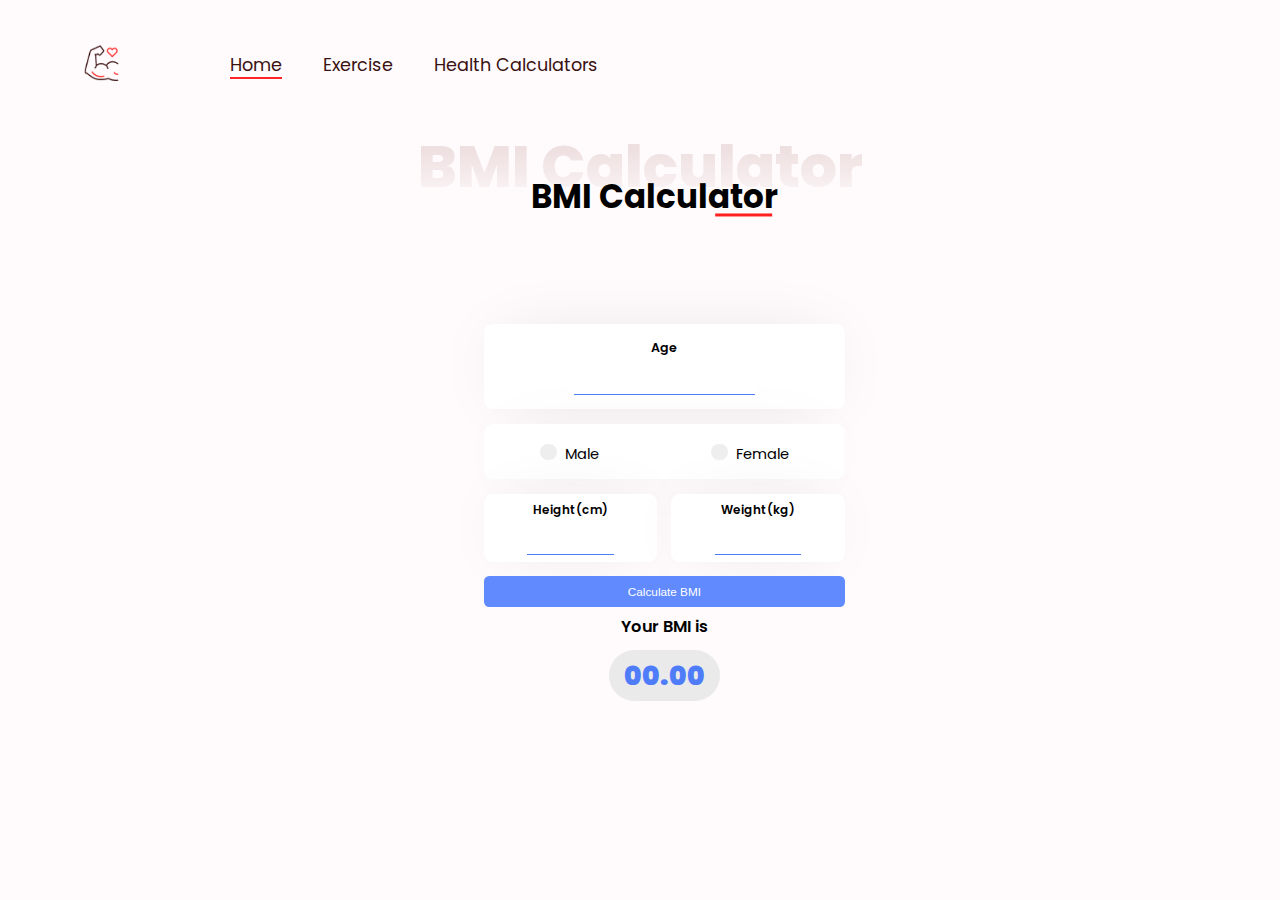
<file: bmi.html>
<!DOCTYPE html>
<html lang="en">
    <!-- By Ali Aslan -->
<head>
    <meta charset="UTF-8">
    <meta http-equiv="X-UA-Compatible" content="IE=edge">
    <meta name="viewport" content="width=device-width, initial-scale=1.0">
    <meta name="keywords" content="Exercise GIFs, Workout GIFs, Fitness GIFs, Fitness information, Easy exercises, Health calculators, BMI calculator, Calorie calculator, BMR calculator,  Exercise database, , Weight loss calculator, Fitness community, Personalized workouts, Online fitness resource, Exercise videos, Home workouts, Body Mass Index calculator, Daily calorie calculator, Basal Metabolic Rate calculator,  Fitness for beginners, Fitness routines for all levels, Exercise at home " />
<meta name="description" content="Movement has the resources and tools to help you get the most out
of your workout routine. Search for exercise move GIFs and see
their effects with our helpful calculators. Save and add your
favorites to keep track of your progress. Get personalized tips for
feeling energized and motivated." />
<meta name="robots" content="index" />
    <title>BMI Calculator</title>
    <link rel="stylesheet" href="css/bmi.css">
    <link rel="stylesheet" href="css/style.css">
</head>
<body>
  <div class="navbar">
    <ul>
      <li><img src="./images/logo.png" alt="logo" class="logo"></li>
      <li style="margin-left: -38px;"><a href="index.html" class="home">Home</a></li>
      <li><a href="#search-section" class="home" id="ex">Exercise</a></li>
      <li><a href="calculators.html" class="home" id="ex">Health Calculators</a></li>
     
    </ul>
  </div>


  <div class="container">
    
    <h1 class="sect1" id="ex-h1">BMI Calculator</h1>
    <h2 class="sect2bmi">BMI Calculator</h2>
  </div>
    <div class="container1">
        <div class="box">
          <!-- <h1 class="bmi-h1">BMI Calculator</h1> -->
          <div class="content">


            <div class="input">
                <label for="height">Age</label>
                <input type="text" class="text-input" id="age" autocomplete="off" required/>
            </div>

            <div class="gender">

                <label class="container">
                    <input type="radio" name="radio" id="m"><p class="text">Male</p>
                    <span class="checkmark"></span>
                  </label>


                <label class="container">
                    <input type="radio" name="radio" id="f" ><p class="text">Female</p>
                      <span class="checkmark"></span>
                    </label>

            </div>

            <div class="containerHW">
            <div class="inputH">
              <label for="height">Height(cm)</label>
              <input type="number" id="height" required>
            </div>

            <div class="inputW">
              <label for="weight">Weight(kg)</label>
              <input type="number" id="weight" required>
            </div>
          </div>

            <button class="calculate" id="submit" onclick="calculate();">Calculate BMI</button>
          </div>
          <div class="result">
            <p>Your BMI is</p>
            <div id="result">00.00</div>
            <p class="comment"></p>
          </div>
        
      

        </div>
      </div>


      
    <!-- The Modal -->
    <div id="myModal" class="modal">
      <!-- Modal content -->
    <div class="modal-content">
      <span class="close">&times;</span>
      <p id="modalText"></p>
    </div></div>



    
<script>
  var age = document.getElementById("age");
var height = document.getElementById("height");
var weight = document.getElementById("weight");
var male = document.getElementById("m");
var female = document.getElementById("f");
var form = document.getElementById("form");
let resultArea = document.querySelector(".comment");

modalContent = document.querySelector(".modal-content");
modalText = document.querySelector("#modalText");
var modal = document.getElementById("myModal");
var span = document.getElementsByClassName("close")[0];


function calculate(){
 
  if(age.value=='' || height.value=='' || weight.value=='' || (male.checked==false && female.checked==false)){
    modal.style.display = "block";
    modalText.innerHTML = `All fields are required!`;

  }else{
    countBmi();
  }

}


function countBmi(){
  var p = [age.value, height.value, weight.value];
  if(male.checked){
    p.push("male");
  }else if(female.checked){
    p.push("female");
  }

  var bmi = Number(p[2])/(Number(p[1])/100*Number(p[1])/100);
      
  var result = '';
  if(bmi<18.5){
    result = 'Underweight';
     }else if(18.5<=bmi&&bmi<=24.9){
    result = 'Healthy';
     }else if(25<=bmi&&bmi<=29.9){
    result = 'Overweight';
     }else if(30<=bmi&&bmi<=34.9){
    result = 'Obese';
     }else if(35<=bmi){
    result = 'Extremely obese';
     }



resultArea.style.display = "block";
document.querySelector(".comment").innerHTML = `You are <span id="comment">${result}</span>`;
document.querySelector("#result").innerHTML = bmi.toFixed(2);

}





// When the user clicks on <span> (x), close the modal
span.onclick = function() {
  modal.style.display = "none";
}

// When the user clicks anywhere outside of the modal, close it
window.onclick = function(event) {
  if (event.target == modal) {
    modal.style.display = "none";
  }
}

</script>
<script src="js/script.js"></script>
</body>
</html>
</file>
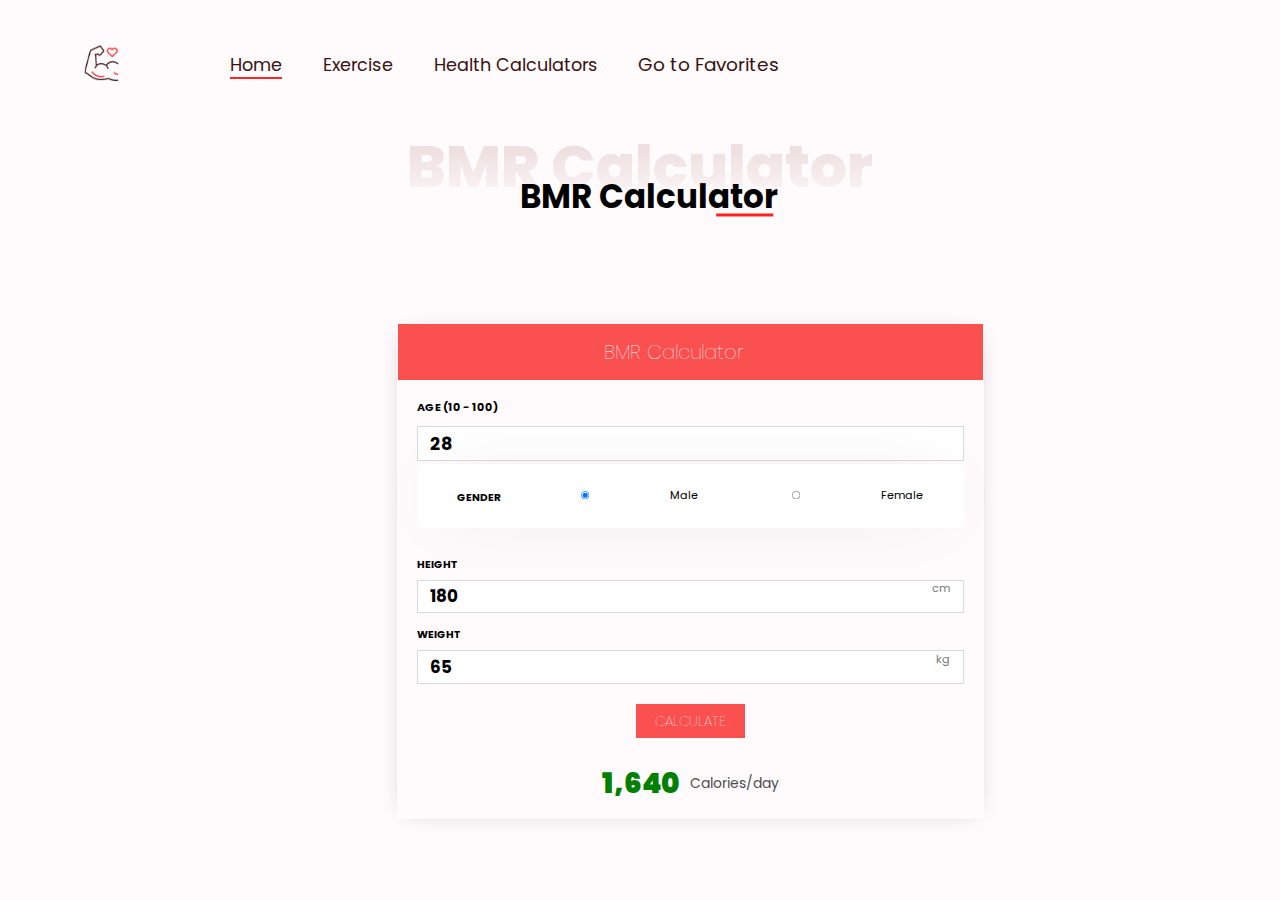
<file: bmr.html>
<!DOCTYPE html>
<html lang="en">
  <head>
    <meta charset="UTF-8" />
    <meta http-equiv="X-UA-Compatible" content="IE=edge" />
    <meta name="viewport" content="width=device-width, initial-scale=1.0" />
    <meta name="keywords" content="Exercise GIFs, Workout GIFs, Fitness GIFs, Fitness information, Easy exercises, Health calculators, BMI calculator, Calorie calculator, BMR calculator,  Exercise database, , Weight loss calculator, Fitness community, Personalized workouts, Online fitness resource, Exercise videos, Home workouts, Body Mass Index calculator, Daily calorie calculator, Basal Metabolic Rate calculator,  Fitness for beginners, Fitness routines for all levels, Exercise at home " />
<meta name="description" content="Movement has the resources and tools to help you get the most out
of your workout routine. Search for exercise move GIFs and see
their effects with our helpful calculators. Save and add your
favorites to keep track of your progress. Get personalized tips for
feeling energized and motivated." />
<meta name="robots" content="index" />
    <title>BMR Calculator</title>
    <link rel="stylesheet" href="css/bmr.css" />
    <link rel="stylesheet" href="css/bmi.css" />
    <link rel="stylesheet" href="css/style.css">
  </head>
  <body>
    <div class="navbar">
      <ul>
        <li><img src="./images/logo.png" alt="logo" class="logo"></li>
        <li style="margin-left: -38px;"><a href="index.html" class="home">Home</a></li>
        <li><a href="#search-section" class="home" id="ex">Exercise</a></li>
        <li><a href="calculators.html" class="home" id="ex">Health Calculators</a></li>
        <a href="favorites.html" class="home" id="ex">Go to Favorites</a>
      </ul>
    </div>

    
  <div class="container">
    
    <h1 class="sect1" id="ex-h1">BMR Calculator</h1>
    <h2 class="sect2bmi">BMR Calculator</h2>
  </div>
    <div class="bmr-calculator">
      <h2>BMR Calculator</h2>
      <div class="controls">
        <form>
          <h3>Age (10 - 100)</h3>
          <input type="text" id="age" value="28" />

          <div class="gender">
            <h3>Gender</h3>
            <input type="radio" id="male" value="male" name="gender" checked />
            <label for="male">Male</label>
            <input type="radio" id="female" value="female" name="gender" />
            <label for="female">Female</label>
          </div>

          <div class="height">
            <h3>Height</h3>
            <input type="text" id="height" value="180" />
            <div class="unit">cm</div>
          </div>

          <div class="weight">
            <h3>Weight</h3>
            <input type="text" id="weight" value="65" />
            <div class="unit">kg</div>
          </div>
        </form>
      </div>

      <div class="result">
        <button class="calculate-btn">Calculate</button>

        <div class="result-message">
          <span class="calories">1,640</span> Calories/day
        </div>

        <div class="error-message">
          <p>Please enter all the details correctly.</p>
        </div>
      </div>
    </div>

    <script src="js/bmr.js"></script>
    <script src="js/script.js"></script>
  </body>
</html>
</file>
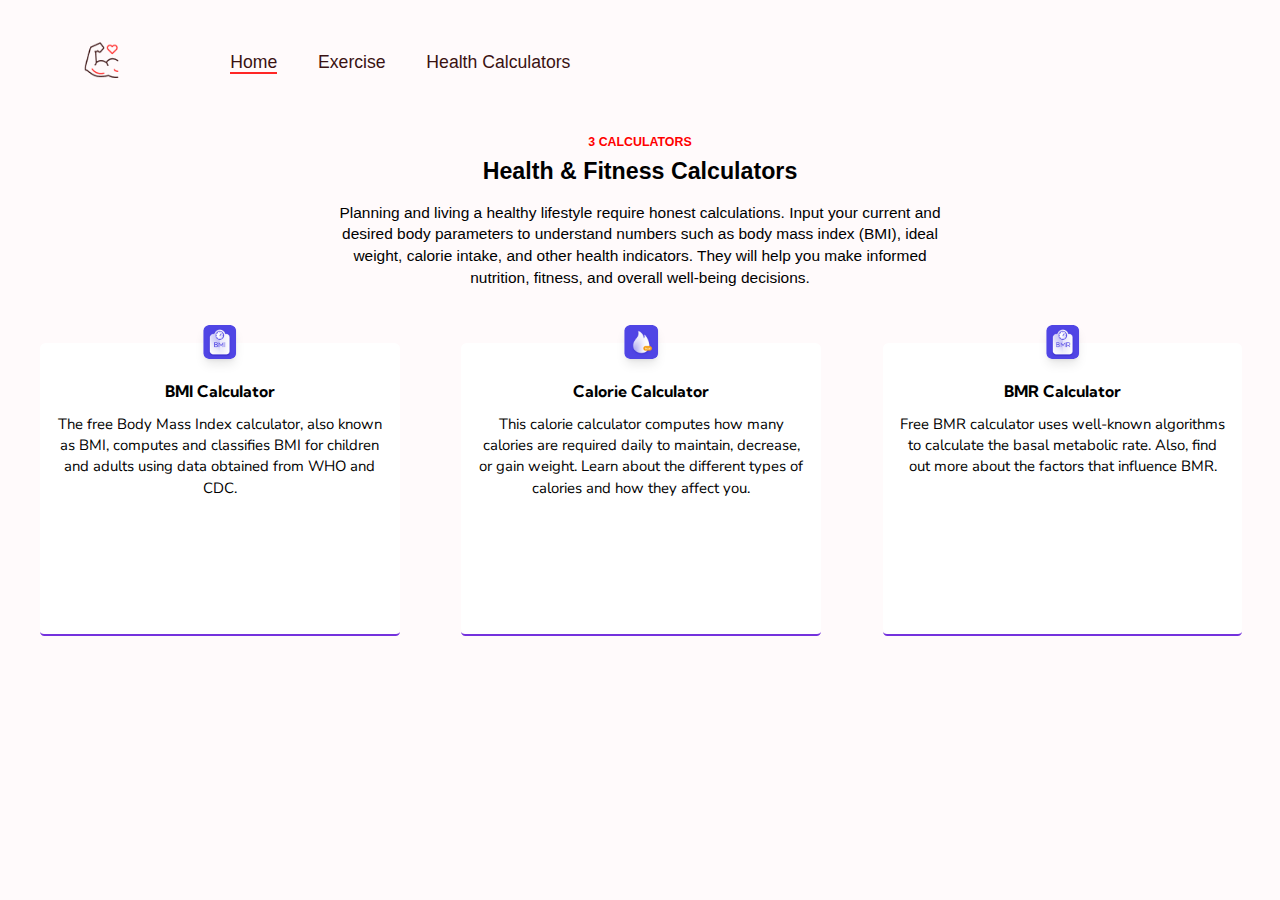
<file: calculators.html>
<!DOCTYPE html>
<html lang="en">

<head>
    <meta charset="UTF-8">
    <meta name="viewport" content="width=device-width, initial-scale=1.0">
    <meta name="keywords"
        content="Exercise GIFs, Workout GIFs, Fitness GIFs, Fitness information, Easy exercises, Health calculators, BMI calculator, Calorie calculator, BMR calculator,  Exercise database, , Weight loss calculator, Fitness community, Personalized workouts, Online fitness resource, Exercise videos, Home workouts, Body Mass Index calculator, Daily calorie calculator, Basal Metabolic Rate calculator,  Fitness for beginners, Fitness routines for all levels, Exercise at home " />
    <meta name="description" content="Movement has the resources and tools to help you get the most out
    of your workout routine. Search for exercise move GIFs and see
    their effects with our helpful calculators. Save and add your
    favorites to keep track of your progress. Get personalized tips for
    feeling energized and motivated." />
    <meta name="robots" content="index" />
    <title>All Calculators</title>
    <!-- <link href="https://unpkg.com/tailwindcss@^1.0/dist/tailwind.min.css" rel="stylesheet"> -->
    <style>

@import url('https://fonts.googleapis.com/css2?family=Pacifico&display=swap');
    @import url('https://fonts.googleapis.com/css2?family=Abril+Fatface&display=swap');
    @import url('https://fonts.googleapis.com/css2?family=Great+Vibes&display=swap');
    @import url('https://fonts.googleapis.com/css2?family=Cardo&display=swap');
    @import url('https://fonts.googleapis.com/css2?family=Architects+Daughter&display=swap');
    @import url('https://fonts.googleapis.com/css2?family=Kumbh+Sans&display=swap');
    @import url('https://fonts.googleapis.com/css2?family=Kumbh+Sans:wght@800&display=swap');
    @import url('https://fonts.googleapis.com/css2?family=Nunito+Sans&display=swap');



        body {
            background-color: #FFFAFB;
            font-family: 'Josefin Sans';
            margin: 0;
            padding: 20px;
        }

        .categories__container {
            margin: 0 auto;
            padding: 1.25rem 1rem;
        }


        .categories__suptitle {
            font-size: 1rem;
            line-height: 1.5rem;
            margin-bottom: 0.5rem;
            font-weight: 600;
            text-transform: uppercase;
            text-align: center;
            color: red;
        }

        .categories__title {
            font-size: 1.875rem;
            line-height: 2.25rem;
            color: #111827;
            font-weight: 800;
            text-align: center;
            margin-bottom: 1.25rem;
        }


        .categories__description {
            font-size: 1.25rem;
            line-height: 1.75rem;
            color: black;
            text-align: center;
            max-width: 813px;
            margin: 0 auto 3rem;
        }

        .categories__grid {
            position: relative;
            left: 1.6%;
            display: flex;
            gap: 5rem;
            width: 97%;
        }




        .categories__title {
            color: black;
        }

        .categories__description {
            color: black;
        }

        .category {
            padding-top: 1.5rem;
            position: relative;
            width: 100%;
            height: 47vh;
            text-decoration: none;
            border-radius: 6px;
            border-bottom: 4px solid #7432dd;
            transform: scale(1, 1);
            transition: 0.2s all ease-in-out;
        }

        .category:hover {
            transform: scale(1.1, 1.1);
        }

        .category__icon {
            box-shadow: 0 10px 15px -3px rgba(0, 0, 0, 0.1), 0 4px 6px -4px rgba(0, 0, 0, 0.1);
            position: absolute;
            width: 48px;
            height: 48px;
            top: 0;
            left: 50%;
            transform: translateX(-50%);
            border-radius: 8px;
        }

        .category__info {
            padding: 3.5rem 1.5rem 2rem;
            border-radius: 8px;
            background: white;
            width: 100%;
            height: 100%;
        }

        .category__title {
            font-size: 1.5rem;
            line-height: 1.75rem;
            text-align: center;
            color: black;
            margin-bottom: 1.25rem;
            font-family: 'Kumbh Sans', sans-serif;
        }

        .category__description {
            font-size: 1.4rem;
            line-height: 2rem;
            color: black;
            text-align: center;
            font-family: 'Nunito Sans', sans-serif;
        }

        .category__info {
            background: white;
        }
    </style>

    <link rel="stylesheet" href="css/style.css">
</head>

<body>

    <div class="navbar">
        <ul>
            <li><img src="./images/logo.png" alt="logo" class="logo"></li>
            <li style="margin-left: -38px;"><a href="index.html" class="home">Home</a></li>
            <li><a href="index.html" class="home" id="ex">Exercise</a></li>
            <li><a href="calculators.html" class="home" id="ex">Health Calculators</a></li>
            
        </ul>
    </div>

    <section class="categories">
        <div class="container categories__container">
            <h3 class="categories__suptitle">3 Calculators</h3>
            <h1 class="categories__title">Health &amp; Fitness Calculators</h1>
            <p class="categories__description">Planning and living a healthy lifestyle require honest calculations.
                Input your current and desired body parameters to understand numbers such as body mass index (BMI),
                ideal weight, calorie intake, and other health indicators. They will help you make informed nutrition,
                fitness, and overall well-being decisions.</p>
            <div class="categories__grid">
                <a href="bmi.html" class="category">
                    <img src="./images/bmi-icon.png" alt="BMI Calculator" class="category__icon">
                    <div class="category__info">
                        <h4 class="category__title">BMI Calculator</h4>
                        <p class="category__description">The free Body Mass Index calculator, also known as BMI,
                            computes and classifies BMI for children and adults using data obtained from WHO and CDC.
                        </p>
                    </div>
                </a>
                <a href="calorie.html" class="category">
                    <img src="./images/calorie-icon.png" alt="Calorie Calculator" class="category__icon">
                    <div class="category__info">
                        <h4 class="category__title">Calorie Calculator</h4>
                        <p class="category__description">This calorie calculator computes how many calories are required
                            daily to maintain, decrease, or gain weight. Learn about the different types of calories and
                            how they affect you.</p>
                    </div>
                </a>
                <a href="bmr.html" class="category">
                    <img src="./images/bmr-icon.png" alt="BMR Calculator" class="category__icon">
                    <div class="category__info">
                        <h4 class="category__title">BMR Calculator</h4>
                        <p class="category__description">Free BMR calculator uses well-known algorithms to calculate the
                            basal metabolic rate. Also, find out more about the factors that influence BMR.</p>
                    </div>
                </a>

            </div>
        </div>
    </section>
    <script src="js/script.js"></script>
</body>

</html>
</file>
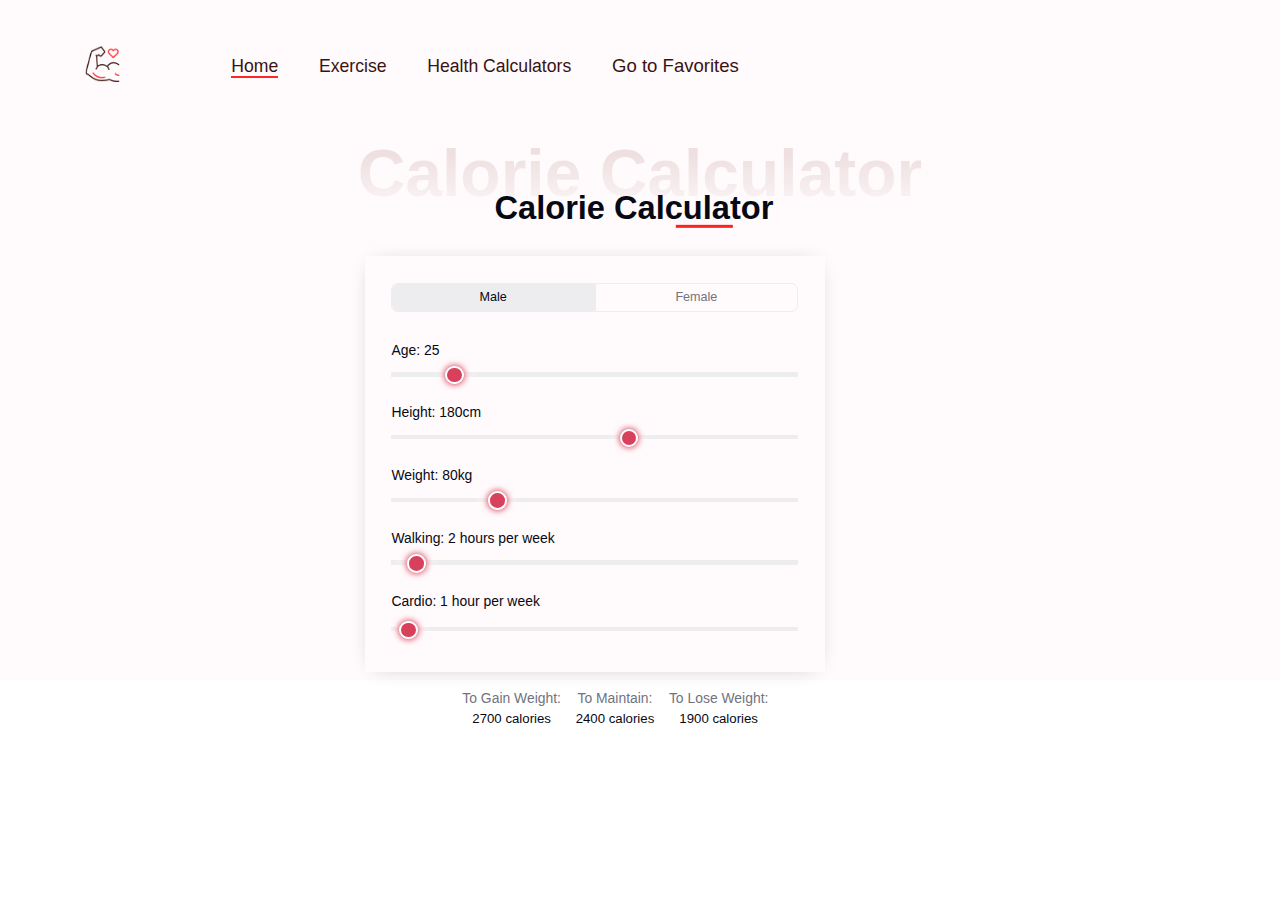
<file: calorie.html>
<!doctype html>
<html lang="en">

<head>
    <!-- Required meta tags -->
    <meta charset="utf-8">
    <meta name="viewport" content="width=device-width, initial-scale=1">
    <meta name="keywords" content="Exercise GIFs, Workout GIFs, Fitness GIFs, Fitness information, Easy exercises, Health calculators, BMI calculator, Calorie calculator, BMR calculator,  Exercise database, , Weight loss calculator, Fitness community, Personalized workouts, Online fitness resource, Exercise videos, Home workouts, Body Mass Index calculator, Daily calorie calculator, Basal Metabolic Rate calculator,  Fitness for beginners, Fitness routines for all levels, Exercise at home " />
<meta name="description" content="Movement has the resources and tools to help you get the most out
of your workout routine. Search for exercise move GIFs and see
their effects with our helpful calculators. Save and add your
favorites to keep track of your progress. Get personalized tips for
feeling energized and motivated." />
<meta name="robots" content="index" />

    <!-- CSS -->
    <link rel="stylesheet" href="css/style.css">

    <title>Calorie Calculator </title>
    <style>
        :root {
            --primary-color: #435fda;
            --secondary-color: #d8415c;
            --body-font-size: 16px;
            --line-height: 1.5;
            --content-width: 480px;
            --background-color: #fff;
            --background-color-secondary: #f8f8f9;
            --text-color: #060914;
            --text-color--muted: #71737f;
            --line-color: #ededef;
        }

        @media (prefers-color-scheme: dark) {
            :root {
                --primary-color: #657bdb;
                --primary-color--translucent: rgba(85, 106, 195, 0.3);
                --secondary-color: #d93d59;
                --background-color: #060913;
                --background-color-secondary: #0f1424;
                --text-color: #e4e4e7;
                --text-color--muted: #838690;
                --line-color: #303341;
            }
        }

        /* html {
            font-size: 100%;
            background-color: var(--background-color);
            color: var(--text-color);
        } */

        /* body {
            font-family: "Geomanist", sans-serif;
            font-size: var(--body-font-size);
            line-height: var(--line-height);
            padding: 0.5em 0.5em 2em 0.5em;
            margin: 0;
        } */

        .wrapper {
            max-width: var(--content-width);
            margin: calc(var(--line-height) * 0.5em) auto 0 auto;
        }

        .calculator {
            position: relative;
            left: -11%;
            padding: 33px;
            box-shadow: 0 2px 26px -12px rgba(0, 0, 0, 0.3);
            margin: -30px;
            margin-top: -13%;
        }

        .results {
            margin-top: 0.5em;
            text-align: center;
            padding: 13px;
        }

        .results>div {
            margin-bottom: 0.5em;
        }

        @media (min-width: 440px) {
            :root {
                --body-font-size: 18px;
                --line-height: 1.5;
            }

            .results {
                margin: 2em 1em 0 2em;
                display: flex;
                justify-content: space-between;
                column-gap: 1em;
            }

            .results>div {
                margin-bottom: 0;
            }
        }

        .choose-gender {
            display: flex;
            align-items: stretch;
            margin-bottom: 2em;
        }

        .segmented-control {
            flex: 1;
            text-align: center;
            line-height: 2em;
            border: 1px solid var(--line-color);
        }

        .segmented-control:first-child {
            border-radius: 0.5em 0 0 0.5em;
        }

        .segmented-control:last-child {
            border-radius: 0 0.5em 0.5em 0;
        }

        .results {
            color: var(--text-color--muted);
            position: absolute;
            left: 33%;
        }

        .results span {
            font-weight: 500;
            color: var(--text-color);
        }

        /* The crazy stuff that needs to be here for the custom input styling */
        input[type="range"] {
            -webkit-appearance: none;
            margin: 18px 0;
            width: 100%;
            transition: all 0.265ms ease-out;
        }

        input[type="range"]:not(:last-of-type) {
            margin-top: 0;
            margin-bottom: 2.5em;
        }

        input[type="range"]:focus {
            outline: none;
        }

        input[type="range"]::-webkit-slider-runnable-track {
            width: 100%;
            height: 6px;
            cursor: pointer;
            background: var(--line-color);
        }

        input[type="range"]::-webkit-slider-thumb {
            box-shadow: 0 0 8px 1px var(--secondary-color),
                0 0 16px 4px var(--background-color);
            border: 3px solid #fff;
            height: 24px;
            width: 24px;
            border-radius: 50%;
            background: var(--secondary-color);
            cursor: pointer;
            -webkit-appearance: none;
            margin-top: -8px;
        }

        input[type="range"]:focus::-webkit-slider-runnable-track {
            background: var(--secondary-color);
        }

        input[type="radio"] {
            -webkit-appearance: none;
            display: none;
        }

        .segmented-control input[type="radio"]+label {
            border: 1px solid rgba(0, 0, 0, 0);
            width: 100%;
            height: 100%;
            display: block;
            cursor: pointer;
            color: var(--text-color--muted);
        }

        .segmented-control input[type="radio"]:checked+label {
            background-color: var(--line-color);
            width: 100%;
            height: 100%;
            display: block;
            color: var(--text-color);
        }

        .segmented-control input[type="radio"]:focus+label {
            border: 1px solid var(--secondary-color);
        }

        .segmented-control:first-child input[type="radio"]:checked+label {
            border-radius: 0.5em 0 0 0.5em;
        }

        .segmented-control:last-child input[type="radio"]:checked+label {
            border-radius: 0 0.5em 0.5em 0;
        }

        input[type="range"]::-moz-range-track {
            width: 100%;
            height: 100%;
            cursor: pointer;
            background: var(--line-color);
        }

        input[type="range"]::-moz-range-thumb {
            box-shadow: 0 0 8px 1px var(--secondary-color),
                0 0 16px 4px var(--background-color);
            border: 3px solid #fff;
            height: 24px;
            width: 24px;
            border-radius: 50%;
            background: var(--secondary-color);
            cursor: pointer;
            -webkit-appearance: none;
            margin-top: -8px;
        }

        .sect2cal {
            font-size: 2.5rem;
            font-weight: 700;

            transform: translate(168px, -80px);
        }

        .sect2cal:before {
            content: '';
            position: absolute;
            width: 70px;
            height: 4px;
            right: 57.8%;
            bottom: 6px;
            background: rgb(255, 32, 32);
        }
    </style>
</head>

<body>
    <!-- Further Code Herre -->
    <div class="navbar">
        <ul>
            <li><img src="./images/logo.png" alt="logo" class="logo"></li>
            <li style="margin-left: -38px;"><a href="index.html" class="home">Home</a></li>
            <li><a href="index.html" class="home" id="ex">Exercise</a></li>
            <li><a href="calculators.html" class="home" id="ex">Health Calculators</a></li>
            <a href="favorites.html" class="home" id="ex">Go to Favorites</a>
        </ul>
    </div>

    <div class="container">

        <h1 class="sect1" id="ex-h1">Calorie Calculator</h1>
        <h2 class="sect2cal">Calorie Calculator</h2>
    </div>

    <div id="bmr-calculator" class="wrapper">
        <div class="calculator">
            <div class="choose-gender">
                <div class="segmented-control"><input id="calc-gender-male" type="radio" name="gender" value="male"
                        checked=""><label for="calc-gender-male">Male</label></div>
                <div class="segmented-control">
                    <input id="calc-gender-female" type="radio" name="gender" value="female"><label
                        for="calc-gender-female">Female</label>
                </div>
            </div>
            <label for="calc-age" id="calc-age_value">Age: 25</label>
            <input id="calc-age" type="range" value="25" min="13" max="100">
            <label for="calc-height" id="calc-height_value">Height: 180cm</label>
            <input id="calc-height" type="range" value="180" min="80" max="250">
            <label for="calc-weight" id="calc-weight_value">Weight: 80kg</label>
            <input id="calc-weight" type="range" value="80" min="40" max="200">
            <label for="calc-walking" id="calc-walking_value">Walking: 2 hours per week</label>
            <input id="calc-walking" type="range" value="2" min="0" max="50">
            <label for="calc-cardio" id="calc-cardio_value">Cardio: 1 hour per week</label>
            <input id="calc-cardio" type="range" value="1" min="0" max="50">
        </div>
        <div class="results">
            <div id="calc-target-gain">
                To Gain Weight:<br>
                <span>2700 calories</span>
            </div>
            <div id="calc-target-maintain">
                To Maintain:<br>
                <span>2400 calories</span>
            </div>
            <div id="calc-target-lose">
                To Lose Weight:<br>
                <span>1900 calories</span>
            </div>
        </div>
    </div>
    <script src="https://code.jquery.com/jquery-3.6.3.js"
        integrity="sha256-nQLuAZGRRcILA+6dMBOvcRh5Pe310sBpanc6+QBmyVM=" crossorigin="anonymous"></script>

    <script src="js/script.js"></script>
    <script>
        $(".calculator input").on("input change", function (event) {
            var parameterName = $(this).attr("id").split("calc-")[1];
            var centimeters = $(this).val()

            switch (parameterName) {
                case "height":
                    $("#calc-height_value").html("Height: " + centimeters + " cm");
                    break;
                case "weight":
                    var kg = $(this).val();
                    $("#calc-weight_value").html("Weight: " + kg + " kg");
                    break;
                case "age":
                    $("#calc-age_value").html("Age: " + $(this).val());
                    break;
                case "cardio":
                    $("#calc-cardio_value").html("Cardio: " + $(this).val() + " hours per week");
                    break;
                case "walking":
                    $("#calc-walking_value").html("Walking: " + $(this).val() + " hours per week");
                    break;
            }

            var height = parseInt($("#calc-height").val(), 10);
            var age = parseInt($("#calc-age").val(), 10);
            var weight = parseInt($("#calc-weight").val(), 10);
            var walking = parseInt($("#calc-walking").val(), 10);
            var cardio = parseInt($("#calc-cardio").val(), 10);
            var gender = $(".calculator input[name='gender']:checked").val();

            // The Harris–Benedict equations revised by Mifflin and St Jeor in 1990: 'A new predictive equation for resting energy expenditure in healthy individuals'
            var bmr = parseInt(10 * weight + 6.25 * height - 5 * age, 10) + (gender === "male" ? 5 : -161);
            bmr = bmr * 1.2;
            bmr += walking * 60 * (.03 * weight * 1 / 0.45) / 7;
            bmr += cardio * 60 * (.07 * weight * 1 / 0.45) / 7;
            bmr = Math.floor(bmr);

            var targetGainWeight = Math.round((bmr + 300) / 100) * 100;
            var targetMaintain = Math.round((bmr) / 100) * 100;
            var targetLoseWeight = Math.round((bmr - 500) / 100) * 100;

            $("#calc-target-gain span").html(targetGainWeight + " calories");
            $("#calc-target-maintain span").html(targetMaintain + " calories");
            $("#calc-target-lose span").html(targetLoseWeight + " calories");
        });
    </script>
    <script src="js/script.js"></script>
</body>

</html>
</file>
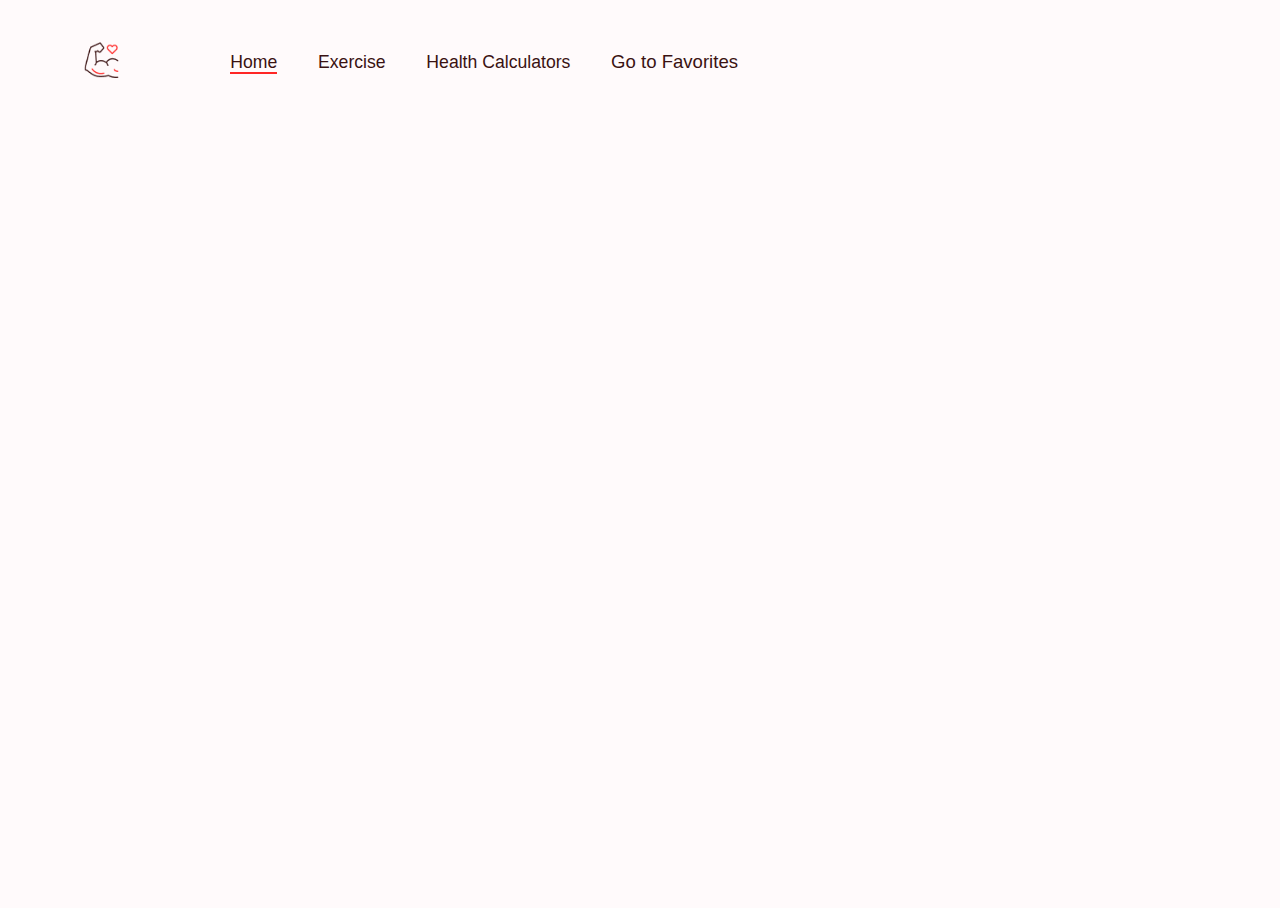
<file: exercise-details.html>
<!DOCTYPE html>
<html lang="en">

<head>
  <meta charset="UTF-8">
  <meta name="viewport" content="width=device-width, initial-scale=1.0">
  <meta name="keywords" content="Exercise GIFs, Workout GIFs, Fitness GIFs, Fitness information, Easy exercises, Health calculators, BMI calculator, Calorie calculator, BMR calculator,  Exercise database, , Weight loss calculator, Fitness community, Personalized workouts, Online fitness resource, Exercise videos, Home workouts, Body Mass Index calculator, Daily calorie calculator, Basal Metabolic Rate calculator,  Fitness for beginners, Fitness routines for all levels, Exercise at home " />
<meta name="description" content="Movement has the resources and tools to help you get the most out
of your workout routine. Search for exercise move GIFs and see
their effects with our helpful calculators. Save and add your
favorites to keep track of your progress. Get personalized tips for
feeling energized and motivated." />
<meta name="robots" content="index" />
  <title>Exercise Details</title>
  <link rel="stylesheet" href="css/style.css">
  <style>
    /* Styles for the hero section */
    @import url('https://fonts.googleapis.com/css2?family=Pacifico&display=swap');
    @import url('https://fonts.googleapis.com/css2?family=Abril+Fatface&display=swap');
    @import url('https://fonts.googleapis.com/css2?family=Great+Vibes&display=swap');
    @import url('https://fonts.googleapis.com/css2?family=Cardo&display=swap');
    @import url('https://fonts.googleapis.com/css2?family=Architects+Daughter&display=swap');
    @import url('https://fonts.googleapis.com/css2?family=Kumbh+Sans&display=swap');
    @import url('https://fonts.googleapis.com/css2?family=Kumbh+Sans:wght@800&display=swap');
    @import url('https://fonts.googleapis.com/css2?family=Nunito+Sans&display=swap');


    .hero-container {
      display: flex;
      height: 85vh;
      justify-content: space-between;
      /* align-items: center; */
      padding: 62px;
      /* background-color: #f2f2f2; */
      padding-top: 15px;
    }

    .exercise-gif {
      /* max-width: 60%; */
    }

    .exercise-gif img {
      display: flex;
      width: 40vw;
      height: 35vw;
    }

    .exercise-Info {
      width: 47%;
    }

    .exercise-Info h2 {
      font-size: 52px;
      margin-bottom: 20px;
      font-family: 'Kumbh Sans', sans-serif;
    }

    .exercise-Info p {
      /* font-size: 18px; */
      margin-bottom: 10px;
    }

    .exercise-description {
      margin: 0px;
      font-family: 'Nunito Sans', sans-serif;
      font-weight: 400;
      font-size: 36px;
      line-height: 1.5;
      letter-spacing: 0.00938em;
      color: rgb(79, 76, 76);
    }

    .exercise-Info ul {
      list-style: none;
      padding: 0;
      display: inline;
    }

    .exercise-Info li {
      display: flex;
      align-items: center;
      margin-bottom: 10px;
      font-family: 'Nunito Sans', sans-serif;
    }

    .exercise-Info li .info-logo {
      width: 80px;
      height: 80px;
      margin-right: 10px;
      border-radius: 50%;
      object-fit: cover;
      cursor: pointer;
      margin-bottom: 10px;
      padding: 13px 14px;
      background-color: rgb(255, 242, 219);
    }

    .exercise-Info li .info-logo:hover {
      background: rgba(25, 118, 210, 0.04);
    }
  </style>
</head>

<body>
  <div class="navbar">
    <ul>
      <li><img src="./images/logo.png" alt="logo" class="logo"></li>
      <li style="margin-left: -38px;"><a href="home.html" class="home">Home</a></li>
      <li><a href="#search-section" class="home" id="ex" onclick="scroll()">Exercise</a></li>
      <li><a href="calculators.html" class="home" id="ex">Health Calculators</a></li>
      <a href="favorites.html" class="home" id="ex">Go to Favorites</a>
    </ul>
  </div>


  <div id="exercise-container" class="hero-container">
    <!-- The selected exercise will be displayed here -->
  </div>

  

  <script src="js/script.js"></script>
  <script src="js/script-details.js"></script>
</body>

</html>
</file>
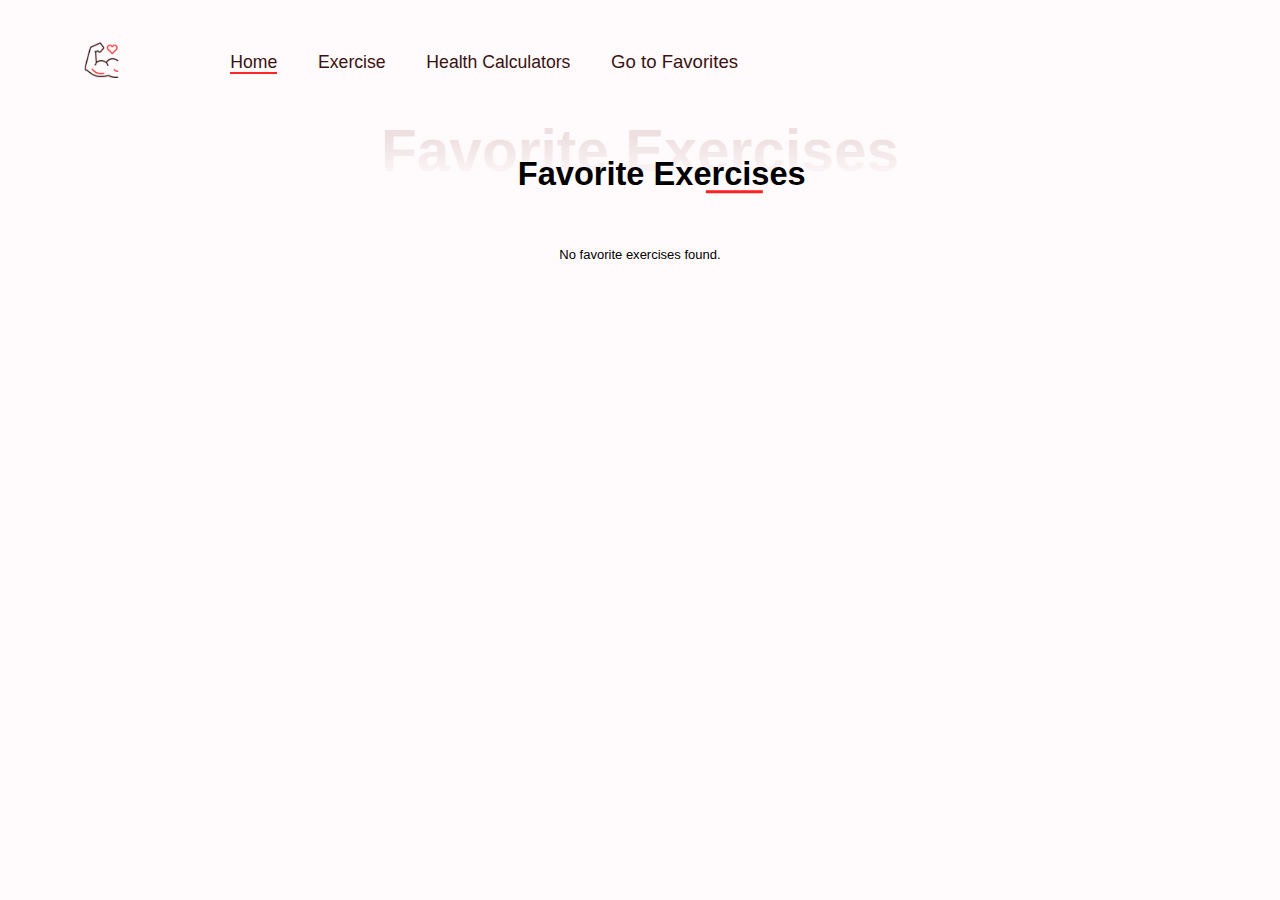
<file: favorites.html>
<!-- favorites.html -->

<!DOCTYPE html>
<html lang="en">

<head>
  <meta charset="UTF-8">
  <meta name="viewport" content="width=device-width, initial-scale=1.0">
  <meta name="keywords" content="Exercise GIFs, Workout GIFs, Fitness GIFs, Fitness information, Easy exercises, Health calculators, BMI calculator, Calorie calculator, BMR calculator,  Exercise database, , Weight loss calculator, Fitness community, Personalized workouts, Online fitness resource, Exercise videos, Home workouts, Body Mass Index calculator, Daily calorie calculator, Basal Metabolic Rate calculator,  Fitness for beginners, Fitness routines for all levels, Exercise at home " />
<meta name="description" content="Movement has the resources and tools to help you get the most out
of your workout routine. Search for exercise move GIFs and see
their effects with our helpful calculators. Save and add your
favorites to keep track of your progress. Get personalized tips for
feeling energized and motivated." />
<meta name="robots" content="index" />
  <title>Favorite Exercises</title>
  <style>
    h1 {
      text-align: center;
    }

    .fsect2{

      font-size: 2.5rem;
      font-weight: 700;

      transform: translate(168px, -66px);
    }

    .fsect2:before {
      content: '';
      position: absolute;
      width: 70px;
      height: 4px;
      right: 52.8%;
      bottom: 0;
      background: rgb(255, 32, 32);
    }

    #favorites-container{
      display: flex;
  flex-wrap: wrap;
  justify-content: center;
  margin-bottom: 20px;
    }
    .exercise-card:hover {
  transform: translateY(-5px);
}
    .exercise-card img {
  width: 100%;
  height: auto;
  object-fit: cover;
  border-radius: 5px;
  margin: 17px;
  box-shadow: 0px 5px 10px 0px rgb(237 225 225 / 50%);
}

/* styles.css */

.remove-button {
  background-color: red;
  color: white;
  border: none;
  padding: 5px 10px;
  cursor: pointer;
}

.remove-button:hover {
  background-color: darkred;
}

/* Add additional styling as needed */


  </style>
  <link rel="stylesheet" href="css/style.css">

</head>

<body>
  <div class="navbar">
    <ul>
      <li><img src="./images/logo.png" alt="logo" class="logo"></li>
      <li style="margin-left: -38px;"><a href="home.html" class="home">Home</a></li>
      <li><a href="#search-section" class="home" id="ex">Exercise</a></li>
      <li><a href="calculators.html" class="home" id="ex">Health Calculators</a></li>
      <a href="favorites.html" class="home" id="ex">Go to Favorites</a>
    </ul>
  </div>
  <div class="container">

    <h1 class="sect1" id="ex-h1">Favorite Exercises</h1>
    <h2 class="fsect2">Favorite Exercises</h2>
  </div>

  <div id="favorites-container"></div>
  

  <script src="js/favorites.js"></script>
  <!-- <script src="script.js"></script> -->
</body>

</html>
</file>
<file: css/bmi.css>
/* Import Google Font - Poppins */
@import url('https://fonts.googleapis.com/css2?family=Poppins:wght@400;500;600;700&display=swap');

* {
  margin: 0;
  padding: 0;
  box-sizing: border-box;
  font-family: 'Poppins', sans-serif;
}

body {
  background-color: #FFFAFB;
  font-family: "Geomanist", sans-serif;
  font-size: var(--body-font-size);
  line-height: var(--line-height);
  padding: 0.5em 0.5em 2em 0.5em;
  margin: 0;
  display: block;
}


  .container1{
    display: grid;
    justify-content: center;
    position: absolute;
    top: 36%;
    left: 36%;  }

.box {
  width: 500px;
  /* background: #fafafa; */
  border-radius: 12px;
  text-align: center;

}


.bmi-h1 {
  color: rgb(0, 0, 0, 0.7);
  font-weight: bold;
  font-size: 36px;
  padding: 30px 0;

}

.sect2bmi{
  font-size: 2.5rem;
  font-weight: 700;

  transform: translate(139px, -78px);
}


.sect2bmi:before{
  content: '';
  position: absolute;
  width: 70px;
  height: 4px;
  right: 45.8%;
  top: 83%;
  background: rgb(255, 32, 32);
}


.content {
  padding: 0 30px;

}

.input {
  background: #fff;
  box-shadow: 0px 0px 95px -30px rgba(0, 0, 0, 0.15);
  border-radius: 12px;
  padding: 20px 0;
  margin-bottom: 20px;
}


.input label {
  display: block;
  font-size: 18px;
  font-weight: 600;
  color: #000;
  margin-bottom: 20px;
}

.input input {
  outline: none;
  border: none;
  border-bottom: 1px solid #4f7df9;
  width: 50%;
  text-align: center;
  font-size: 28px;
  font-family: "Nunito", sans-serif;
}



.inputW {
  background: #fff;
  box-shadow: 0px 0px 95px -30px rgba(0, 0, 0, 0.15);
  border-radius: 12px;
  padding: 10px 0;
  margin-bottom: 20px;
}


.inputW label {
  display: block;
  font-size: 18px;
  font-weight: 600;
  color: #000;
  margin-bottom: 20px;
}

.inputW input {
  outline: none;
  border: none;
  border-bottom: 1px solid #4f7df9;
  width: 50%;
  text-align: center;
  font-size: 28px;
  font-family: "Nunito", sans-serif;
}

.inputH {
  background: #fff;
  box-shadow: 0px 0px 95px -30px rgba(0, 0, 0, 0.15);
  border-radius: 12px;
  padding: 10px 0;
  margin-bottom: 20px;
  margin-right: 20px;
}


.inputH label {
  display: block;
  font-size: 18px;
  font-weight: 600;
  color: #000;
  margin-bottom: 20px;
}

.inputH input {
  outline: none;
  border: none;
  border-bottom: 1px solid #4f7df9;
  width: 50%;
  text-align: center;
  font-size: 28px;
  font-family: "Nunito", sans-serif;
}


button.calculate {
  cursor: pointer;
  font-family: "Nunito", sans-serif;
  color: #fff;
  background: rgb(97, 138, 254, 1);
  font-size: 16px;
  border-radius: 7px;
  padding: 12px 0;
  width: 100%;
  outline: none;
  border: none;
  transition: all 0.5s;
}

button.calculate:hover {
  background: #0044ff;
}



.result {
  padding: 10px 20px;
}

.result p {
  font-weight: 600;
  font-size: 22px;
  color: #000;
  margin-bottom: 15px;
}

.result #result {
  font-size: 36px;
  font-weight: 900;
  color: #4f7df9;
  background-color: #eaeaea;
  display: inline-block;
  padding: 7px 20px;
  border-radius: 55px;
  margin-bottom: 25px;
}

#comment {
  color: #4f7df9;
  font-weight: 800;
}

.comment {
  display: none;
  border: dashed 1px;
  border-radius: 7px;
  padding: 5px;
}

.footer {
  display: flex;
  justify-content: start;
  align-items: center;
  padding: 10px 15px
}

.footer-text {
  text-decoration: none;
  color: rgba(40, 40, 40, 0.8);
  font-family: 'Poppins', sans-serif;
  font-weight: 200;
  font-size: 14px;
  transition: all 0.5;
}

.footer-text:hover {
  color: rgba(40, 40, 40, 1);
}

.gender {
  display: flex;
  justify-content: space-around;
  align-items: center;
  align-content: center;
  background: #fff;
  box-shadow: 0px 0px 95px -30px rgba(0, 0, 0, 0.15);
  border-radius: 12px;
  padding: 20px 0;
  margin-bottom: 20px;
}

/* Style for Radio */
.gender .container {
  display: block;
  position: relative;
  padding-left: 35px;
  /* margin-bottom: 12px; */
  margin-top: 7px;
  cursor: pointer;
  font-size: 22px;
  -webkit-user-select: none;
  -moz-user-select: none;
  -ms-user-select: none;
  user-select: none;
}

/* Hide the browser's default radio button */
.gender .container input {
  position: absolute;
  opacity: 0;
  cursor: pointer;
}

/* Create a custom radio button */
.checkmark {
  position: absolute;
  top: 0;
  left: 0;
  height: 25px;
  width: 25px;
  background-color: #eee;
  border-radius: 50%;
}

/* On mouse-over, add a grey background color */
.gender .container:hover input~.checkmark {
  background-color: #ccc;
}

/* When the radio button is checked, add a blue background */
.gender .container input:checked~.checkmark {
  background-color: #2196F3;
}

/* Create the indicator (the dot/circle - hidden when not checked) */
.checkmark:after {
  content: "";
  position: absolute;
  display: none;
}

/* Show the indicator (dot/circle) when checked */
.gender .container input:checked~.checkmark:after {
  display: block;
}

/* Style the indicator (dot/circle) */
.gender .container .checkmark:after {
  top: 9px;
  left: 9px;
  width: 8px;
  height: 8px;
  border-radius: 50%;
  background: white;
}

/* END Style for Radio */

.containerHW {
  display: flex;
  justify-content: space-around;
  align-items: center;
}





/* The Modal (background) */
.modal {
  display: none;
  /* Hidden by default */
  position: fixed;
  /* Stay in place */
  z-index: 1;
  /* Sit on top */
  padding-top: 100px;
  /* Location of the box */
  left: 0;
  top: 0;
  width: 100%;
  /* Full width */
  height: 100%;
  /* Full height */
  overflow: auto;
  /* Enable scroll if needed */
  background-color: rgb(0, 0, 0);
  /* Fallback color */
  background-color: rgba(0, 0, 0, 0.4);
  /* Black w/ opacity */
  padding-top: 300px;

}

/* Modal Content */
.modal-content {
  background-color: #fefefe;
  margin: auto;
  padding: 20px;
  border: 1px solid #888;
  width: 600px;
  border-radius: 10px;
  box-shadow: #393c76 -1px 2px 2px 1px;
}

#modalText {
  padding-top: 8px;
  padding-right: 5px;
  font-size: 18px;
  font-family: 'Poppins', sans-serif;
  color: rgb(24, 23, 23);
}

.modal-wrong {
  border: 2px solid red;
}

.modal-correct {
  border: 2px solid green;
}

/* The Close Button */
.close {
  color: #aaaaaa;
  float: right;
  font-size: 28px;
  font-weight: bold;
  cursor: pointer;
  transition: all 0.3s;
}

.close:hover {
  color: #d41111;
}





.linkDownload {
  position: fixed;
  background-color: #d12322;
  margin: 20px;
  padding: 10px 10px;
  left: -0px;
  border-radius: 5px;
  bottom: -0px;
  font-size: 16px;
  font-weight: 400;
  color: #fff;
  text-decoration: none;
  text-transform: capitalize;
  transition: all 0.43s ease-in-out;


}


.linkDownload i {
  padding-left: 7px;
}

.linkDownload:hover {
  text-decoration: none;
  background-color: black;
}


@media (max-width: 700px) {


  .box {
    width: 380px;
  }




  .input label {

    font-size: 18px;
  }

  .inputH label,
  .inputW label {
    font-size: 14px;
  }


  .input input,
  .inputH input,
  .inputW input {
    font-size: 24px;
  }


  .modal-content {

    width: 380px;
  }



}
</file>
<file: css/style.css>
@import url('https://fonts.googleapis.com/css2?family=Pacifico&display=swap');
    @import url('https://fonts.googleapis.com/css2?family=Abril+Fatface&display=swap');
    @import url('https://fonts.googleapis.com/css2?family=Great+Vibes&display=swap');
    @import url('https://fonts.googleapis.com/css2?family=Cardo&display=swap');
    @import url('https://fonts.googleapis.com/css2?family=Architects+Daughter&display=swap');
    @import url('https://fonts.googleapis.com/css2?family=Kumbh+Sans&display=swap');
    @import url('https://fonts.googleapis.com/css2?family=Kumbh+Sans:wght@800&display=swap');
    @import url('https://fonts.googleapis.com/css2?family=Nunito+Sans&display=swap');


* {
  padding: 0px;
  margin: 0px;
  box-sizing: border-box;
  zoom: 95%;
}

:root {
  --first-color: #5e0303;
}

html {
  font-size: 100%;
  background-color: var(--background-color);
  color: var(--text-color);
}

body {
  background-color: #FFFAFB;
  font-family: "Geomanist", sans-serif;
  font-size: var(--body-font-size);
  line-height: var(--line-height);
  padding: 0.5em 0.5em 2em 0.5em;
  margin: 0;
  display: block;
}

.container{
  display: grid;
  justify-content: center;
}
.sect1{
  font-size: 4.5em;
  font-weight: 800;
  margin-bottom: 2rem;
  background: linear-gradient(to top, transparent 0%, var(--first-color) 70%);
  -webkit-background-clip: text;
  -webkit-text-fill-color: transparent;
  opacity: .1;
}

.sect2{

  font-size: 2.5rem;
  font-weight: 700;

  transform: translate(90px, -66px);
}

.sect2:before{
  content: '';
  position: absolute;
  width: 70px;
  height: 4px;
  right: 52.8%;
  bottom: 0;
  background: rgb(255, 32, 32);
}

.logo {
  width: 48px;
  height: 48px;
  margin: -13px 20px;
  margin-left: -184px;
}

ul {
  display: flex;
  list-style: none;
  gap: 50px;
  font-size: 1.5rem;
  margin: 54px 260px;
}

.home {
  text-decoration: none;
  color: rgb(58, 18, 18);
  border-bottom: 3px solid rgb(255, 38, 37);
}

#ex {
  text-decoration: none;
  border-bottom: none;
}

.hero-section {
  display: flex;
}

.hero-img {
  position: absolute;
  right: 40px;
  top: 0px;
  width: 700px;
  height: 900px;
  margin-top: -33px;
}

.left-side h2 {
  margin-top: 180px;
  margin-left: 98px;
  line-height: 1.5;
  letter-spacing: 0.00938em;
  color: #FF2625;
  font-weight: 600;
  font-size: 26px;
  font-family: "Roboto", "Helvetica", "Arial", sans-serif;
}

.left-side h1 {
  font-size: 44px;
  font-family: "Roboto", "Helvetica", "Arial", sans-serif;
  margin-top: 36px;
  margin-left: 98px;
}

.left-side p {
  margin-top: 32px;
  letter-spacing: 0.00938em;
  font-size: 22px;
  font-family: Alegreya;
  line-height: 35px;
  margin-left: 96px;
}

.ex-btn {
  margin-left: 97px;
  width: 201px;
  height: 52px;
  font-size: 20px;
  background: rgb(255, 38, 37);
  color: white;
  border: none;
  border-radius: 5px;
  font-family: math;
  text-align: center;
  margin-top: 50px;
  cursor: pointer;

}

.ex-btn:hover {
  background-color: #b10909;
}






/* Header Styles */
/* #ex-h1 {
  text-align: center;
  font-family: "Roboto", "Helvetica", "Arial", sans-serif;
  font-size: 44px;
} */

/* Exercise Types Styles */
#exercise-types {
  margin-bottom: 20px;
  text-align: center;
}

#exercise-types button {
  font-size: 16px;
  padding: 5px 10px;
  margin: 5px;
  background-color: #f2f2f2;
  border: none;
  border-radius: 4px;
  cursor: pointer;
}

/* Exercise Container Styles */
#exercise-container {
  display: flex;
  flex-wrap: wrap;
  justify-content: center;
  margin-bottom: 20px;
}

.exercise-card {
  width: 300px;
  min-height: 350px;
  background-color: white;
  border-top: 3px solid red;
  border-radius: 5px;
  padding: 25px;
  margin: 23px;
  display: flex;
  flex-direction: column;
  justify-content: space-between;
  align-items: center;
  text-align: center;
  box-shadow: 0 10px 20px rgba(0, 0, 0, 0.1);
  transition: transform 0.3s ease;
  font-family: "Roboto", "Helvetica", "Arial", sans-serif;

}

.exercise-card:hover {
  transform: translateY(-5px);
}

#exercise-container .gif-img {
  width: 100%;
  height: auto;
  object-fit: cover;
  /* border-radius: 5px; */
  margin: 17px;
  box-shadow: 0px 0px 53px 0px rgb(237 225 225 / 50%);
}

.exercise-card .exercise-name {
  font-weight: bold;
  margin-top: 10px;
  white-space: normal;
  font-size: 18px;
  /* Increase the font size for a professional look */
  font-family: "Roboto", "Helvetica", "Arial", sans-serif;
  /* Set the desired font family */
  text-transform: capitalize;
}

.exercise-card .body-part {
  color: #888;
  font-size: 14px;
  /* Adjust the font size as needed */
  font-family: "Roboto", "Helvetica", "Arial", sans-serif;
  text-transform: capitalize;
}

.exercise-card .target {
  color: #888;
  font-style: italic;
  font-size: 14px;
  font-family: "Roboto", "Helvetica", "Arial", sans-serif;
  text-transform: capitalize;
}


.exercise-types-card img {
  width: 53px;
  position: absolute;
  top: 24%;
  left: 42%;
}

.exercise-types-card h3 {
  position: absolute;
  top: 64%;
  font-size: 1.9rem;
}


/* Pagination Styles */
.pagination {
  text-align: center;
  margin-top: 20px;
}

.pagination a {
  display: inline-block;
  padding: 8px 12px;
  margin: 0 4px;
  text-decoration: none;
  color: #fff;
  background-color: #ff2625;
  border: 1px solid #ddd;
  font-family: "Roboto", "Helvetica", "Arial", sans-serif;
  border-radius: 7px;
}


.prev-button,
.next-button {
  padding: 8px 12px;
  margin: 0 4px;
  text-decoration: none;
  color: #333;
  background-color: #f5f5f5;
  border: 1px solid #ddd;
  border-radius: 4px;
  cursor: pointer;
}

.prev-button:hover,
.next-button:hover {
  background-color: #b10909;
}

.page-numbers {
  display: inline-block;
}

.page-numbers span {
  padding: 8px 12px;
  margin: 0 4px;
  color: #333;
  background-color: #f5f5f5;
  border: 1px solid #ddd;
  border-radius: 4px;
}



.search-section h1 {
  margin-top: 25%;
  text-align: center;
  font-size: 44px;
  font-family: "Roboto", "Helvetica", "Arial", sans-serif;
  line-height: 1.5;
  letter-spacing: 0.00938em;
  font-weight: 700px;
  margin-bottom: 49px;
  text-align: center;
}

.input-box {
  font: inherit;
  letter-spacing: inherit;
  color: currentColor;
  padding: 4px 0 5px;
  border: 0;
  box-sizing: content-box;
  background: white;
  height: 1em;
  margin: 0;
  display: block;
  min-width: 0;
  width: 63%;
  animation-duration: 10ms;
  padding: 16.5px 14px;
  font-weight: 700;
  border: 1px solid #c7c2c2;
  border-radius: 4px;
  text-align: start;
  text-transform: capitalize;
  font-size: x-large;
  font-family: math;
}

.input-box::placeholder {
  font-size: initial;
  font-family: "Roboto", "Helvetica", "Arial", sans-serif;
  color: #918e8e;
}

.search-area {
  display: flex;
  align-items: center;
  justify-content: center;
}

.search-btn {
  width: 173px;
  font-size: 20px;
  align-items: center;
  justify-content: center;
  box-sizing: border-box;
  outline: 0;
  border: 0;
  margin: 0;
  cursor: pointer;
  text-decoration: none;
  font-family: "Roboto", "Helvetica", "Arial", sans-serif;
  font-weight: 500;
  line-height: 1.75;
  letter-spacing: 0.02857em;
  min-width: 64px;
  padding: 6px 8px;
  border-radius: 4px;
  background-color: #FF2625;
  color: #fff;
  text-transform: none;
  height: 56px;
}

.search-btn:hover {
  background: white;
  color: red;
  border: 1px solid red;
}



.search-container {
  display: flex;
  align-items: center;
}

.search-container input[type="text"] {
  padding: 8px;
  font-size: 16px;
  border: 1px solid #ccc;
  border-radius: 4px;
}

.search-container button {
  padding: 8px 16px;
  margin-left: 10px;
  font-size: 16px;
  background-color: #4CAF50;
  color: white;
  border: none;
  border-radius: 4px;
  cursor: pointer;
}

.search-container button:hover {
  background-color: #45a049;
}



.arrows {
  display: flex;
  gap: 25px;
  margin-top: 100px;
  /* align-items: flex-end; */
  justify-content: end;
  margin-right: 126px;
  ;
}

.arrow-btn {
  cursor: pointer;
}

.right-arrow,
.left-arrow {
  transform: scale(1, 1);
  transition: 0.3s all ease-in-out;

}

.right-arrow:hover,
.left-arrow:hover {
  transform: scale(1.3, 1.3);
}

::-webkit-scrollbar {
  width: 0px;
}

.exercise-types-container {
  position: relative;
  overflow: hidden;
}

.exercise-types-slider {
  display: flex;
  transition: transform 0.5s ease;
  padding-left: 10px;
  /* Add padding to the left to ensure the first card is fully visible */
  width: 880px;
  /* Adjust the width to accommodate 4 cards at a time */
}

.exercise-types {
  display: flex;
  /* overflow-x: hidden; */
  height: 250px;
  /* Adjust the desired height */
  /* width: 2753px; Adjust the desired width */
  margin: 36px 20px;
  padding: 10px;
  box-sizing: border-box;
}

.exercise-types-card {
  width: 294px;
  /* Adjust the desired width */
  height: 220px;
  /* Adjust the desired height */
  background-color: white;
  border-radius: 5px;
  margin-right: 70px;
  display: flex;
  justify-content: center;
  align-items: center;
  font-weight: bold;
  font-size: xx-large;
  border-top: 3px solid red;
  cursor: pointer;
  transform: scale(1, 1);
  transition: 0.2s all ease-in-out;
}

.exercise-types-card:hover {
  transform: scale(1.1, 1.1);
}

.slider-arrows {
  margin-top: 20px;
  display: flex;
  justify-content: center;
}

.slider-arrow {
  display: flex;
  justify-content: center;
  align-items: center;
  width: 30px;
  height: 30px;
  cursor: pointer;
  font-size: 18px;
  transform: scale(1, 1);
  transition: 0.3s all ease-in-out;
}

.slider-arrows img {
  height: 40px;
  width: 40px;
}

.slider-arrow:hover {
  transform: scale(1.3, 1.3);
}

.prev-arrow {
  margin-right: 30px;
}

.next-arrow {
  margin-left: 10px;
}

.far.fa-heart.fa-2x{
  position: relative;
  top: -3153%;
  left: 390%;
}
.favorite-button{
  border: none;
    height: 4px;
}
.fa-heart:before {
  content: "\f004";
  color: red;
}

.remove-button {
  background-color: #ff5858;
  color: #fff;
  padding: 8px 16px;
  border: none;
  border-radius: 4px;
  font-size: 14px;
  cursor: pointer;
}

.remove-button:hover {
  background-color: #e83f3f;
}


.footer-body {
  margin-top: 50px;
  margin-bottom:-32px;
  margin-right:-8px;
  margin-left:-8px;
  padding: 0;
  display: flex;
  flex-direction: column;
  justify-content: space-between;
  /* min-height: 0vh; */
}

footer {
  background-color: rgb(255, 243, 244);
  text-align: center;
  padding: 20px;
  
}

.footer-content{
  margin-top:20px;
  margin-left:-30px;
}

.footer-logo {
  /* width:%; */
  display: inline-block;
  vertical-align: middle;
  margin-right: 45px;
}

.footer-logo img{
  width:175%;
}

.name {
color:#fd0a0adb;
  margin-top:28px;
  font-size: 50px;
  font-weight: bold;
  display: inline-block;
  vertical-align: middle;
  font-family:'Kumbh Sans',sans-serif;
}

.made-with-love {
  margin-top: 10px;
  font-size:1.5rem;
}

.icon {
  font-size: 50px;
  margin: 16px;
}
</file>
<file: css/bmr.css>
.bmr-calculator {
    width: 685px;
    font-family: "Roboto", sans-serif;
    padding: 8px 24px;
    box-shadow: 0 2px 26px -12px rgba(0, 0, 0, 0.3);
        position: absolute;
    top: 36%;
    left: 31%;
  }
  
  .bmr-calculator,
  .bmr-calculator * {
    box-sizing: border-box;
  }
  
  .bmr-calculator h2 {
    text-align: center;
    background: #f90a0ab5;
    color: #fff;
    font-weight: 100;
    margin: -8px -24px;
    margin-bottom: 8px;
    padding: 16px;
    padding-right: 57px;
  }
  
  .bmr-calculator form h3 {
    font-size: 15px;
    text-transform: uppercase;
    margin: 16px 0 10px 0;
  }
  
  .bmr-calculator form input[type="text"] {
    width: 100%;
    padding: 4px 16px;
    font-size: 24px;
    font-weight: bold;
    border: 1px solid #d5dbdd;
  }
  
  .bmr-calculator form input[type="text"].invalid {
    border: 1px solid red;
  }
  
  .bmr-calculator form {
    display: flex;
    flex-direction: column;
    gap: 4px;
  }
  
  .bmr-calculator form #female {
    margin-left: 20px;
  }
  
  .bmr-calculator form .height,
  .bmr-calculator form .weight {
    position: relative;
  }
  
  .bmr-calculator form .unit {
    position: absolute;
    right: 20px;
    top: 50px;
    color: #777;
  }
  
  .bmr-calculator .result .calculate-btn {
    padding: 8px 24px;
    margin: 16px 0;
    font-size: 18px;
    font-weight: 100;
    text-transform: uppercase;
    border: none;
    background: #f90a0ab5;
    color: #fff;
    cursor: pointer;
    margin-bottom: 32px;
  }
  
  .bmr-calculator .result {
    text-align: center;
    color: #4e4e4e;
    font-size: 18px;
  }
  
  .bmr-calculator .result .calories {
    color: green;
    font-size: 38px;
    font-weight: 900;
    margin-right: 8px;
    vertical-align: middle;
  }
  
  .bmr-calculator .result .error-message {
    color: red;
    font-size: 14px;
    display: none;
  }
  
  .bmr-calculator .result .error-message.active {
    display: block;
  }
</file>
